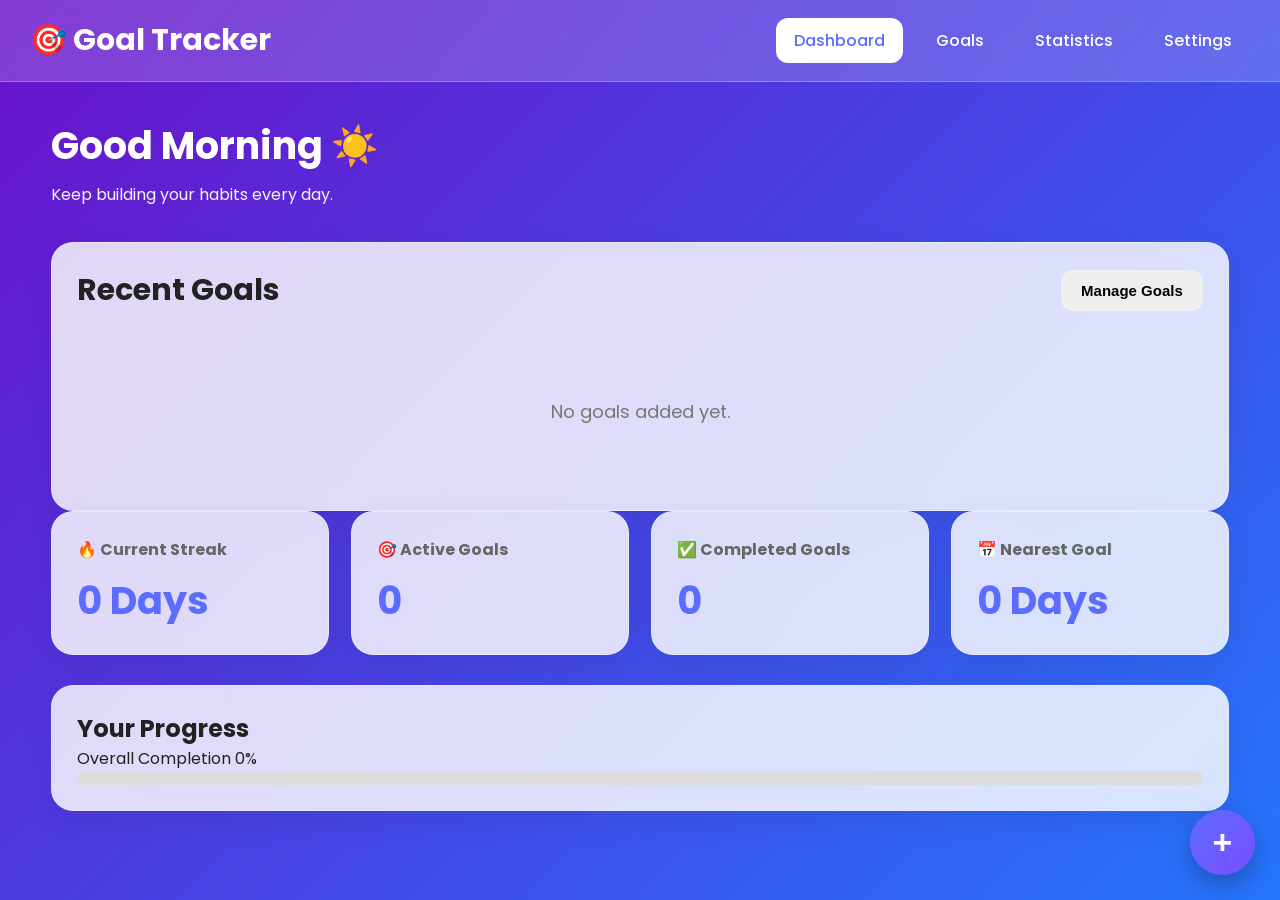
<file: index.html>
<!DOCTYPE html>
<html lang="en">
<head>
    <meta charset="UTF-8">
    <meta name="viewport" content="width=device-width, initial-scale=1.0">
    <title>Goal Tracker</title>

    <link rel="stylesheet" href="css/style.css">

    <link rel="preconnect" href="https://fonts.googleapis.com">
    <link href="https://fonts.googleapis.com/css2?family=Poppins:wght@300;400;500;600;700&display=swap" rel="stylesheet">
</head>

<body>

<header>

    <h1>🎯 Goal Tracker</h1>

    <nav>
        <a href="index.html" class="active">Dashboard</a>
        <a href="goals.html">Goals</a>
        <a href="stats.html">Statistics</a>
        <a href="settings.html">Settings</a>
    </nav>

</header>

<main>

<section class="welcome">

<h2>Welcome Back 👋</h2>

<p>Keep building your habits every day.</p>

</section>
    <section class="goal-list">

<div class="title">

<h2>Recent Goals</h2>

<button onclick="window.location='goals.html'">
Manage Goals
</button>

</div>

<div id="goalContainer">

<div class="empty">

No goals added yet.

</div>

</div>

    </section>
    

<section class="dashboard-grid">

<div class="card">

<h3>🔥 Current Streak</h3>

<h1 id="streak">0 Days</h1>

</div>

<div class="card">

<h3>🎯 Active Goals</h3>

<h1 id="activeGoals">0</h1>

</div>

<div class="card">

<h3>✅ Completed Goals</h3>

<h1 id="completedGoals">0</h1>

</div>

<div class="card">

<h3>📅 Nearest Goal</h3>

<h1 id="daysLeft">0 Days</h1>

</div>

</section>

<section class="progress-section">

<h2>Your Progress</h2>

<div class="progress-box">

<div class="progress-info">

<span>Overall Completion</span>

<span id="progressPercent">0%</span>

</div>

<div class="progress">

<div class="progress-bar" id="progressBar"></div>

</div>

</div>

</section>


</main>

<button id="addGoalBtn"
onclick="window.location='goals.html'">

+

</button>

<script src="js/storage.js"></script>

<script src="js/dashboard.js"></script>

</body>
</html>
</file>
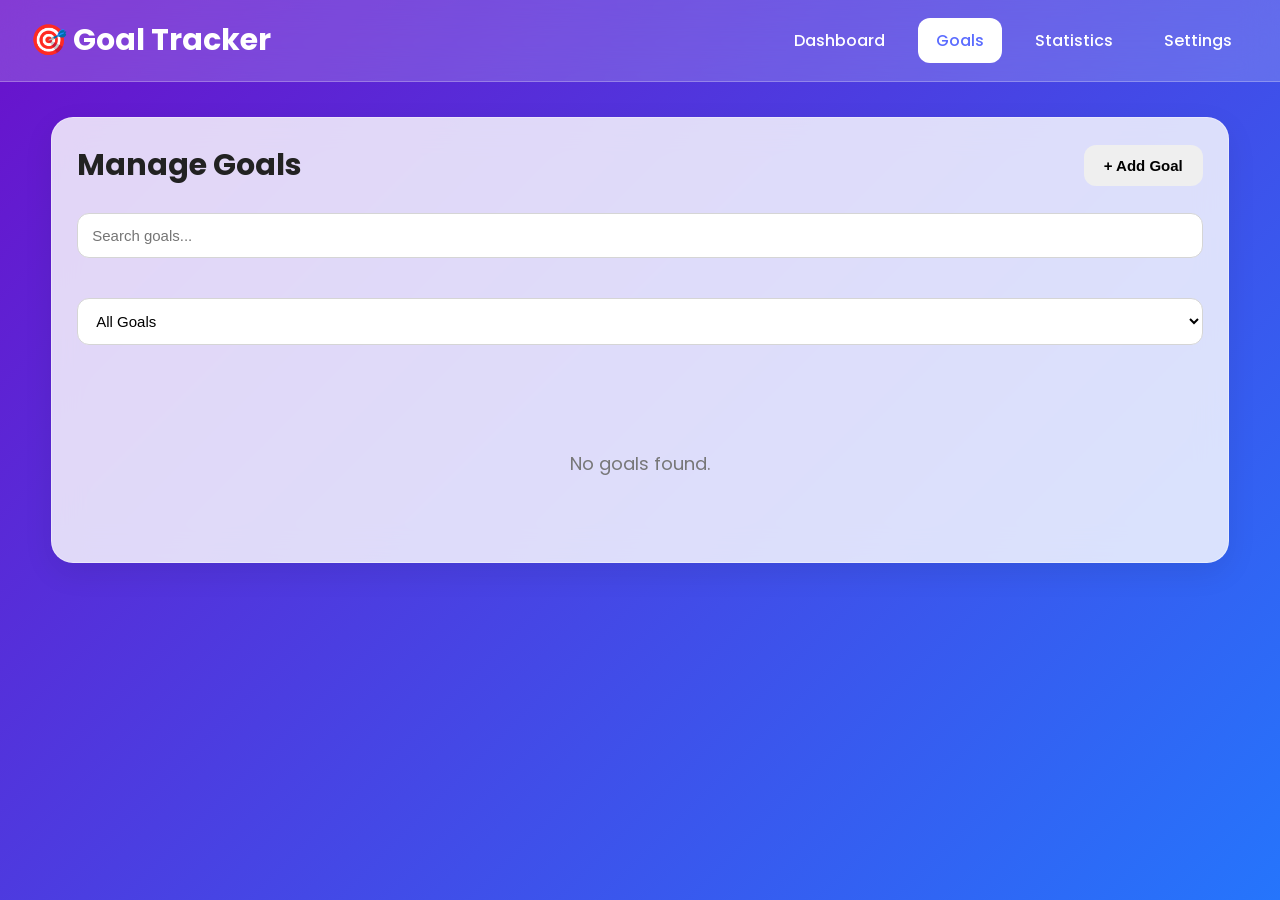
<file: goals.html>
<!DOCTYPE html>
<html lang="en">

<head>

<meta charset="UTF-8">

<meta name="viewport"
content="width=device-width, initial-scale=1.0">

<title>Manage Goals</title>

<link rel="stylesheet"
href="css/style.css">

<link rel="preconnect"
href="https://fonts.googleapis.com">

<link href="https://fonts.googleapis.com/css2?family=Poppins:wght@300;400;500;600;700&display=swap"
rel="stylesheet">

</head>

<body>

<header>

<h1>🎯 Goal Tracker</h1>

<nav>

<a href="index.html">Dashboard</a>

<a href="goals.html" class="active">Goals</a>

<a href="stats.html">Statistics</a>

<a href="settings.html">Settings</a>

</nav>

</header>

<main>

<section class="goal-list">

<div class="title">

<h2>Manage Goals</h2>

<button id="openModal">

+ Add Goal

</button>

</div>

<input
type="text"
id="searchGoal"
placeholder="Search goals...">

<br><br>

<select id="filterGoal">

<option value="all">All Goals</option>

<option value="active">Active</option>

<option value="completed">Completed</option>

<option value="expired">Expired</option>

</select>

<br><br>

<div id="goalList">

<div class="empty">

No goals found.

</div>

</div>

</section>

</main>

<!-- Modal -->

<div class="modal"
id="goalModal">

<div class="modal-content">

<h2 id="modalTitle">

Add Goal

</h2>

<form id="goalForm">

<input
type="hidden"
id="goalId">

<label>

Goal Title

</label>

<input
type="text"
id="title"
required>

<label>

Description

</label>

<textarea
id="description">

</textarea>

<label>

Category

</label>

<select id="category">

<option>Study</option>

<option>Health</option>

<option>Fitness</option>

<option>Work</option>

<option>Personal</option>

<option>Other</option>

</select>

<label>

Priority

</label>

<select id="priority">

<option>High</option>

<option selected>

Medium

</option>

<option>Low</option>

</select>

<label>

Start Date

</label>

<input
type="date"
id="startDate"
required>

<label>

Start Time

</label>

<input
type="time"
id="startTime"
required>

<label>

Target Date

</label>

<input
type="date"
id="targetDate"
required>

<label>

Target Time

</label>

<input
type="time"
id="targetTime"
required>

<label>

Notes

</label>

<textarea
id="notes">

</textarea>

<br>

<button
class="btn btn-success"
type="submit">

Save Goal

</button>

<button
type="button"
class="btn btn-danger"
id="closeModal">

Cancel

</button>

</form>

</div>

</div>

<script src="js/storage.js"></script>

<script src="js/goals.js"></script>

</body>

</html>
</file>
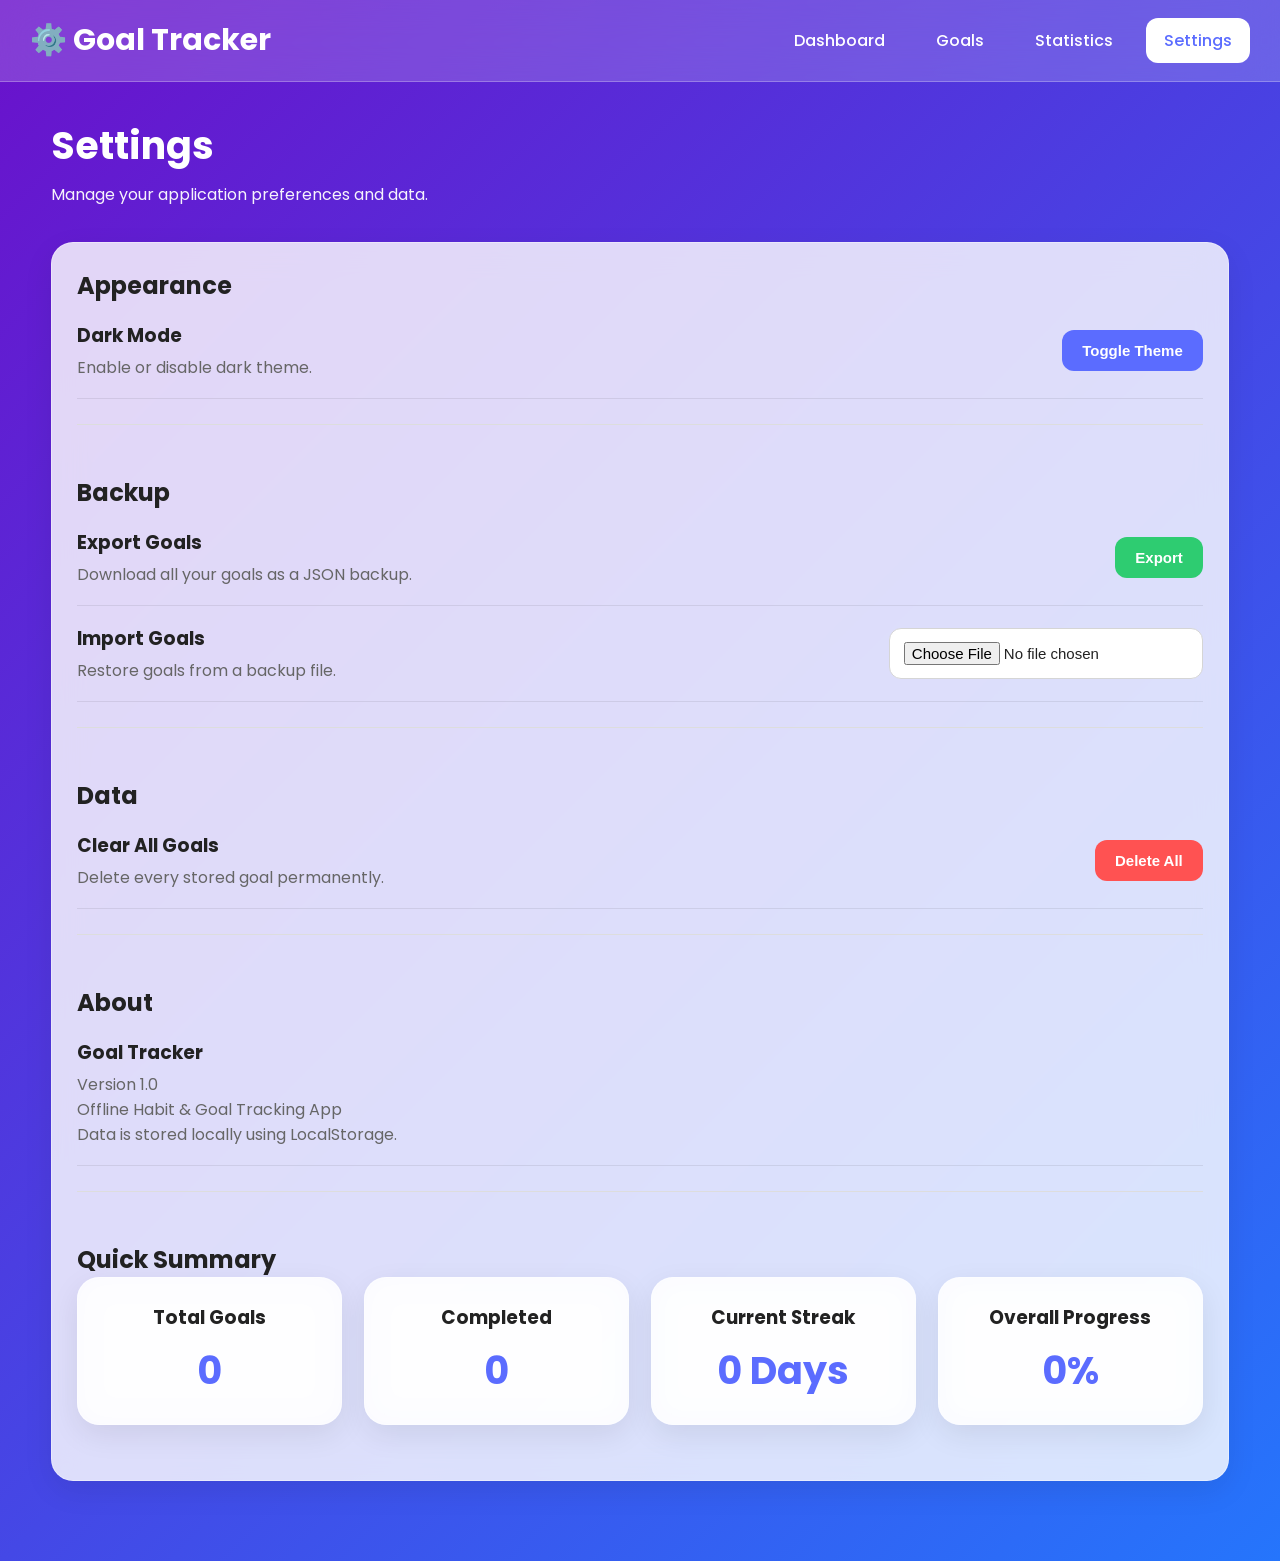
<file: settings.html>
<!DOCTYPE html>
<html lang="en">

<head>

<meta charset="UTF-8">

<meta name="viewport"
content="width=device-width, initial-scale=1.0">

<title>Settings</title>

<link rel="stylesheet"
href="css/style.css">

<link rel="preconnect"
href="https://fonts.googleapis.com">

<link href="https://fonts.googleapis.com/css2?family=Poppins:wght@300;400;500;600;700&display=swap"
rel="stylesheet">

</head>

<body>

<header>

<h1>⚙️ Goal Tracker</h1>

<nav>

<a href="index.html">Dashboard</a>

<a href="goals.html">Goals</a>

<a href="stats.html">Statistics</a>

<a href="settings.html" class="active">Settings</a>

</nav>

</header>

<main>

<section class="welcome">

<h2>Settings</h2>

<p>Manage your application preferences and data.</p>

</section>

<section class="settings-box">

<h2>Appearance</h2>

<div class="settings-item">

<div>

<h3>Dark Mode</h3>

<p>Enable or disable dark theme.</p>

</div>

<button
class="btn btn-primary"
id="themeBtn">

Toggle Theme

</button>

</div>

<hr><br>

<h2>Backup</h2>

<div class="settings-item">

<div>

<h3>Export Goals</h3>

<p>Download all your goals as a JSON backup.</p>

</div>

<button
class="btn btn-success"
id="exportBtn">

Export

</button>

</div>

<div class="settings-item">

<div>

<h3>Import Goals</h3>

<p>Restore goals from a backup file.</p>

</div>

<div>

<input
type="file"
id="importFile"
accept=".json">

</div>

</div>

<hr><br>

<h2>Data</h2>

<div class="settings-item">

<div>

<h3>Clear All Goals</h3>

<p>Delete every stored goal permanently.</p>

</div>

<button
class="btn btn-danger"
id="clearBtn">

Delete All

</button>

</div>

<hr><br>

<h2>About</h2>

<div class="settings-item">

<div>

<h3>Goal Tracker</h3>

<p>Version 1.0</p>

<p>Offline Habit & Goal Tracking App</p>

<p>Data is stored locally using LocalStorage.</p>

</div>

</div>

<hr><br>

<h2>Quick Summary</h2>

<div class="stats-grid">

<div class="stat-card">

<h3>Total Goals</h3>

<h2 id="summaryTotal">0</h2>

</div>

<div class="stat-card">

<h3>Completed</h3>

<h2 id="summaryCompleted">0</h2>

</div>

<div class="stat-card">

<h3>Current Streak</h3>

<h2 id="summaryStreak">0 Days</h2>

</div>

<div class="stat-card">

<h3>Overall Progress</h3>

<h2 id="summaryProgress">0%</h2>

</div>

</div>

</section>

</main>

<script src="js/storage.js"></script>

<script src="js/settings.js"></script>

</body>

      </html>
</file>
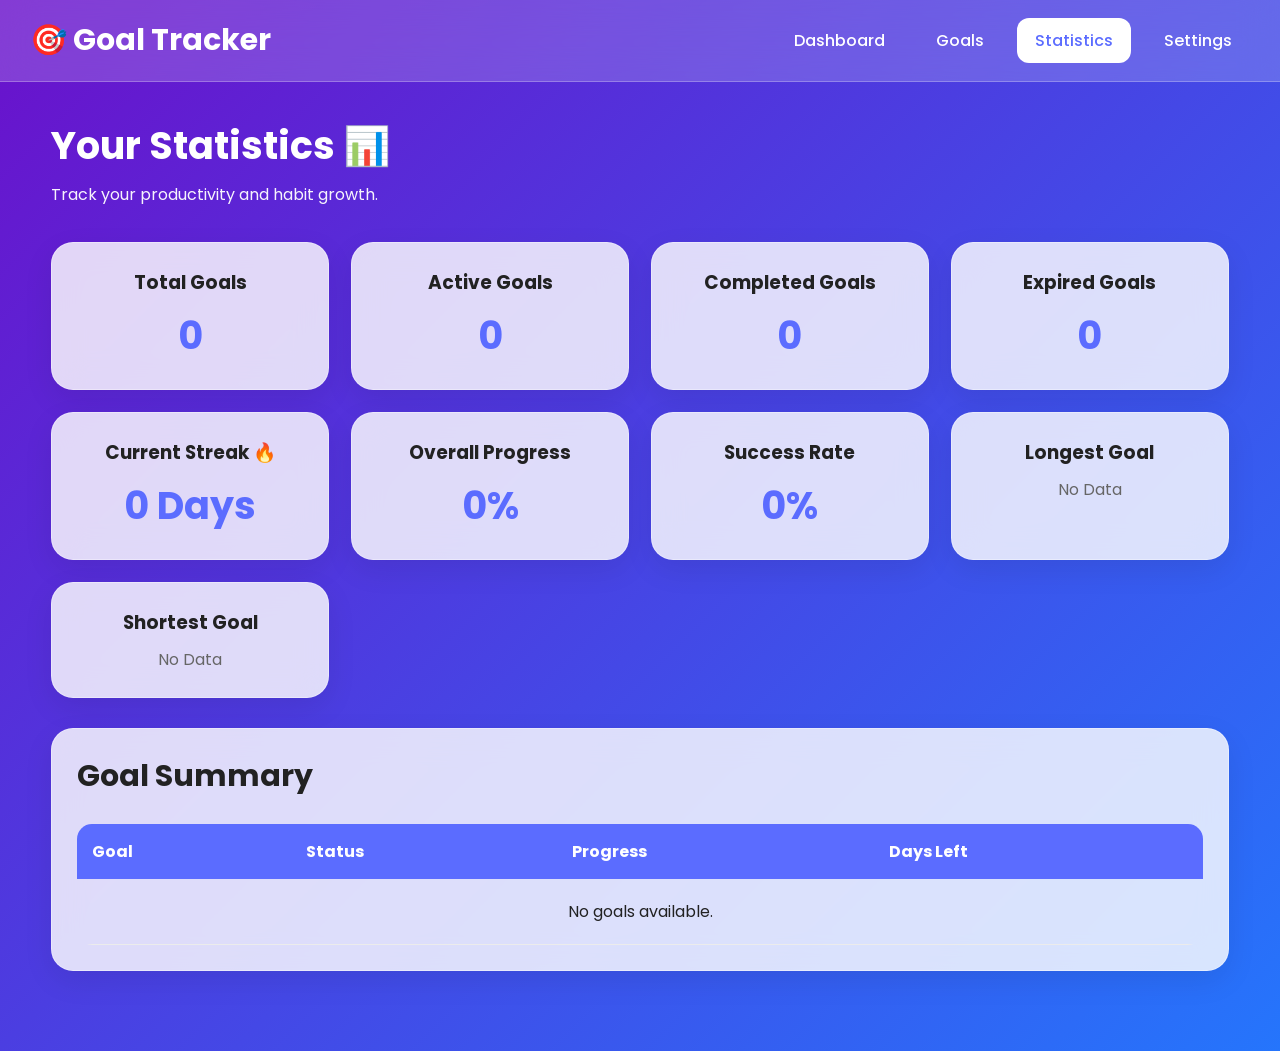
<file: stats.html>
<!DOCTYPE html>
<html lang="en">

<head>

<meta charset="UTF-8">

<meta name="viewport"
content="width=device-width, initial-scale=1.0">

<title>Statistics</title>

<link rel="stylesheet"
href="css/style.css">

<link rel="preconnect"
href="https://fonts.googleapis.com">

<link href="https://fonts.googleapis.com/css2?family=Poppins:wght@300;400;500;600;700&display=swap"
rel="stylesheet">

</head>

<body>

<header>

<h1>🎯 Goal Tracker</h1>

<nav>

<a href="index.html">Dashboard</a>

<a href="goals.html">Goals</a>

<a href="stats.html" class="active">Statistics</a>

<a href="settings.html">Settings</a>

</nav>

</header>

<main>

<section class="welcome">

<h2>Your Statistics 📊</h2>

<p>Track your productivity and habit growth.</p>

</section>

<section class="stats-grid">

<div class="stat-card">

<h3>Total Goals</h3>

<h2 id="totalGoals">0</h2>

</div>

<div class="stat-card">

<h3>Active Goals</h3>

<h2 id="activeGoals">0</h2>

</div>

<div class="stat-card">

<h3>Completed Goals</h3>

<h2 id="completedGoals">0</h2>

</div>

<div class="stat-card">

<h3>Expired Goals</h3>

<h2 id="expiredGoals">0</h2>

</div>

<div class="stat-card">

<h3>Current Streak 🔥</h3>

<h2 id="currentStreak">0 Days</h2>

</div>

<div class="stat-card">

<h3>Overall Progress</h3>

<h2 id="overallProgress">0%</h2>

</div>

<div class="stat-card">

<h3>Success Rate</h3>

<h2 id="successRate">0%</h2>

</div>

<div class="stat-card">

<h3>Longest Goal</h3>

<p id="longestGoal">

No Data

</p>

</div>

<div class="stat-card">

<h3>Shortest Goal</h3>

<p id="shortestGoal">

No Data

</p>

</div>

</section>

<section class="goal-list">

<div class="title">

<h2>Goal Summary</h2>

</div>

<table style="width:100%;border-collapse:collapse;">

<thead>

<tr>

<th>Goal</th>

<th>Status</th>

<th>Progress</th>

<th>Days Left</th>

</tr>

</thead>

<tbody id="statsTable">

<tr>

<td colspan="4"
style="text-align:center;padding:20px;">

No goals available.

</td>

</tr>

</tbody>

</table>

</section>

</main>

<script src="js/storage.js"></script>

<script src="js/stats.js"></script>

</body>
</html>
</file>
<file: css/style.css>
/* ======================================================
   GOAL TRACKER V2
   STYLE.CSS - PART 1
====================================================== */

/* RESET */

*{
    margin:0;
    padding:0;
    box-sizing:border-box;
}

html{
    scroll-behavior:smooth;
    overflow-y:auto;
    overflow-x:hidden;
}

body{
    font-family:"Poppins",sans-serif;
    min-height:100vh;
    overflow-x:hidden;
    overflow-y:auto;
    background:linear-gradient(135deg,#6a11cb,#2575fc);
    color:#222;
}

/* VARIABLES */

:root{

    --primary:#5b6cff;
    --secondary:#7b4dff;

    --success:#2ecc71;
    --danger:#ff5252;
    --warning:#ff9800;

    --text:#222;
    --text-light:#666;

    --card:rgba(255,255,255,.82);

    --border:rgba(255,255,255,.35);

    --shadow:
    0 10px 30px rgba(0,0,0,.08);

    --radius:22px;

}

/* SCROLLBAR */

::-webkit-scrollbar{
    width:10px;
}

::-webkit-scrollbar-thumb{

    background:#5b6cff;

    border-radius:20px;

}

::-webkit-scrollbar-track{

    background:#ececec;

}

/* LINKS */

a{

    text-decoration:none;

}

/* HEADER */

header{

    width:100%;

    position:sticky;

    top:0;

    z-index:1000;

    display:flex;

    justify-content:space-between;

    align-items:center;

    padding:18px 30px;

    background:rgba(255,255,255,.18);

    backdrop-filter:blur(18px);

    border-bottom:1px solid rgba(255,255,255,.25);

}

header h1{

    color:#fff;

    font-size:30px;

}

nav{

    display:flex;

    gap:15px;

}

nav a{

    color:#fff;

    padding:10px 18px;

    border-radius:12px;

    transition:.25s;

    font-weight:500;

}

nav a:hover{

    background:rgba(255,255,255,.18);

}

nav .active{

    background:#fff;

    color:#5b6cff;

}

/* MAIN */

main{

    width:min(1300px,92%);

    margin:auto;

    padding:35px 0 80px;

}

/* WELCOME */

.welcome{

    color:#fff;

    margin-bottom:35px;

}

.welcome h2{

    font-size:38px;

    margin-bottom:8px;

}

.welcome p{

    opacity:.95;

}

/* GRID */

.dashboard-grid,

.stats-grid{

    display:grid;

    grid-template-columns:
    repeat(auto-fit,minmax(220px,1fr));

    gap:22px;

    margin-bottom:30px;

}

/* GLASS CARD */

.card,

.stat-card,

.goal-list,

.progress-section,

.settings-box{

    background:var(--card);

    border-radius:var(--radius);

    backdrop-filter:blur(16px);

    border:1px solid var(--border);

    box-shadow:var(--shadow);

    padding:25px;

}

/* DASHBOARD CARD */

.card{

    transition:.25s;

}

.card:hover{

    transform:translateY(-6px);

}

.card h3{

    font-size:16px;

    color:#666;

    margin-bottom:10px;

}

.card h1{

    color:var(--primary);

    font-size:38px;

}

/* SECTION TITLE */

.title{

    display:flex;

    justify-content:space-between;

    align-items:center;

    gap:15px;

    margin-bottom:25px;

}

.title h2{

    font-size:30px;

}

/* EMPTY */

.empty{

    text-align:center;

    padding:60px 20px;

    color:#777;

    font-size:18px;

}

/* PROGRESS */

.progress{

    height:14px;

    background:#dcdcdc;

    border-radius:50px;

    overflow:hidden;

}

.progress-bar{

    width:0;

    height:100%;

    border-radius:50px;

    background:
    linear-gradient(
    90deg,
    #32c671,
    #63f3a6);

    transition:width .6s;

   }
/* ======================================================
   GOAL TRACKER V2
   STYLE.CSS - PART 2
   Goal Cards, Forms, Buttons, Modal & Tables
====================================================== */

/* GOAL CARD */

.goal-card{

    background:#fff;

    border-radius:20px;

    padding:22px;

    margin-bottom:20px;

    box-shadow:0 8px 20px rgba(0,0,0,.08);

    transition:.25s;

    border-left:6px solid var(--primary);

}

.goal-card:hover{

    transform:translateY(-5px);

    box-shadow:0 12px 30px rgba(0,0,0,.12);

}

.goal-card h3{

    font-size:24px;

    color:var(--primary);

    margin-bottom:12px;

}

.goal-card p{

    margin:8px 0;

    color:var(--text-light);

    line-height:1.5;

}

/* STATUS */

.goal-status{

    display:inline-block;

    padding:6px 14px;

    border-radius:30px;

    color:#fff;

    font-size:14px;

    font-weight:600;

    margin-top:12px;

}

.active-status{

    background:var(--success);

}

.completed-status{

    background:#777;

}

/* BUTTONS */

.btn,

button{

    border:none;

    cursor:pointer;

    border-radius:12px;

    padding:12px 20px;

    font-size:15px;

    font-weight:600;

    transition:.25s;

}

.btn:hover,

button:hover{

    transform:translateY(-2px);

}

.btn-primary{

    background:var(--primary);

    color:#fff;

}

.btn-success{

    background:var(--success);

    color:#fff;

}

.btn-danger{

    background:var(--danger);

    color:#fff;

}

button:disabled{

    opacity:.6;

    cursor:not-allowed;

}

/* FORM */

form{

    display:flex;

    flex-direction:column;

    gap:16px;

}

label{

    font-weight:600;

    color:var(--text);

}

/* INPUTS */

input,

textarea,

select{

    width:100%;

    padding:13px 14px;

    border-radius:12px;

    border:1px solid #d5d5d5;

    font-size:15px;

    outline:none;

    transition:.25s;

    background:#fff;

}

input:focus,

textarea:focus,

select:focus{

    border-color:var(--primary);

    box-shadow:0 0 0 3px rgba(91,108,255,.15);

}

textarea{

    min-height:110px;

    resize:vertical;

}

/* SEARCH */

#searchGoal{

    margin-bottom:15px;

}

/* FILTER */

#filterGoal{

    margin-bottom:20px;

}

/* MODAL */

.modal{

    position:fixed;

    inset:0;

    display:none;

    justify-content:center;

    align-items:flex-start;

    overflow-y:auto;

    background:rgba(0,0,0,.55);

    padding:40px 15px;

    z-index:9999;

}

.modal-content{

    width:100%;

    max-width:650px;

    background:#fff;

    border-radius:22px;

    padding:30px;

    animation:popup .3s ease;

    box-shadow:0 20px 50px rgba(0,0,0,.25);

}

.modal-content h2{

    margin-bottom:20px;

}

/* TABLE */

table{

    width:100%;

    border-collapse:collapse;

    margin-top:20px;

    overflow:hidden;

    border-radius:15px;

}

th{

    background:var(--primary);

    color:#fff;

    padding:15px;

    text-align:left;

}

td{

    padding:14px;

    border-bottom:1px solid #ececec;

}

tr:nth-child(even){

    background:#f8f9ff;

}

tr:hover{

    background:#eef2ff;

}

/* FLOATING BUTTON */

#addGoalBtn{

    position:fixed;

    right:25px;

    bottom:25px;

    width:65px;

    height:65px;

    border-radius:50%;

    background:linear-gradient(
        135deg,
        var(--primary),
        var(--secondary)
    );

    color:#fff;

    font-size:34px;

    box-shadow:0 10px 25px rgba(0,0,0,.25);

    z-index:999;

}

#addGoalBtn:hover{

    transform:scale(1.08) rotate(90deg);

}

/* ANIMATIONS */

.fade-in{

    animation:fadeIn .5s ease;

}

@keyframes fadeIn{

    from{

        opacity:0;

        transform:translateY(15px);

    }

    to{

        opacity:1;

        transform:translateY(0);

    }

}

@keyframes popup{

    from{

        opacity:0;

        transform:scale(.9);

    }

    to{

        opacity:1;

        transform:scale(1);

    }

   }
/* ======================================================
   GOAL TRACKER V2
   STYLE.CSS - PART 3
   Dark Mode, Responsive & Utilities
====================================================== */

/* SETTINGS */

.settings-item{

    display:flex;

    justify-content:space-between;

    align-items:center;

    gap:20px;

    padding:18px 0;

    border-bottom:1px solid rgba(0,0,0,.08);

}

.settings-item:last-child{

    border-bottom:none;

}

.settings-item h3{

    margin-bottom:5px;

}

.settings-item p{

    color:var(--text-light);

}

/* STAT CARD */

.stat-card{

    text-align:center;

}

.stat-card h2{

    color:var(--primary);

    font-size:38px;

    margin-top:10px;

}

.stat-card p{

    margin-top:10px;

    color:var(--text-light);

    word-break:break-word;

}

/* HORIZONTAL RULE */

hr{

    border:none;

    height:1px;

    background:#ddd;

    margin:25px 0;

}

/* DARK MODE */

body.dark{

    background:#111827;

    color:#f5f5f5;

}

body.dark header{

    background:rgba(20,20,20,.8);

}

body.dark .card,
body.dark .goal-card,
body.dark .goal-list,
body.dark .progress-section,
body.dark .stat-card,
body.dark .settings-box,
body.dark .modal-content{

    background:#1f2937;

    color:#f5f5f5;

    border-color:#374151;

}

body.dark h1,
body.dark h2,
body.dark h3{

    color:#ffffff;

}

body.dark p,
body.dark label{

    color:#d1d5db;

}

body.dark input,
body.dark textarea,
body.dark select{

    background:#111827;

    color:#ffffff;

    border:1px solid #4b5563;

}

body.dark input::placeholder,
body.dark textarea::placeholder{

    color:#9ca3af;

}

body.dark table{

    color:#ffffff;

}

body.dark td{

    border-color:#374151;

}

body.dark tr:nth-child(even){

    background:#273244;

}

body.dark tr:hover{

    background:#324158;

}

body.dark .progress{

    background:#4b5563;

}

body.dark hr{

    background:#374151;

}

/* UTILITIES */

.text-center{

    text-align:center;

}

.hidden{

    display:none !important;

}

.mt-10{margin-top:10px;}
.mt-20{margin-top:20px;}
.mt-30{margin-top:30px;}

.mb-10{margin-bottom:10px;}
.mb-20{margin-bottom:20px;}
.mb-30{margin-bottom:30px;}

/* RESPONSIVE */

@media (max-width:992px){

header{

    flex-direction:column;

    gap:15px;

    text-align:center;

}

nav{

    flex-wrap:wrap;

    justify-content:center;

}

.welcome h2{

    font-size:30px;

}

.dashboard-grid,
.stats-grid{

    grid-template-columns:repeat(auto-fit,minmax(200px,1fr));

}

}

@media (max-width:768px){

main{

    width:95%;

}

.title{

    flex-direction:column;

    align-items:flex-start;

}

.settings-item{

    flex-direction:column;

    align-items:flex-start;

}

.goal-card{

    padding:18px;

}

.goal-card h3{

    font-size:21px;

}

.modal{

    padding:20px 10px;

}

.modal-content{

    padding:20px;

}

table{

    display:block;

    overflow-x:auto;

    white-space:nowrap;

}

}

@media (max-width:480px){

header{

    padding:15px;

}

header h1{

    font-size:24px;

}

nav{

    gap:8px;

}

nav a{

    font-size:14px;

    padding:8px 12px;

}

.card h1,
.stat-card h2{

    font-size:30px;

}

.welcome h2{

    font-size:26px;

}

.goal-card h3{

    font-size:20px;

}

.btn,
button{

    width:100%;

}

#addGoalBtn{

    width:56px;

    height:56px;

    right:18px;

    bottom:18px;

    font-size:28px;

}

}

/* SELECTION */

::selection{

    background:var(--primary);

    color:#fff;

}
</file>
